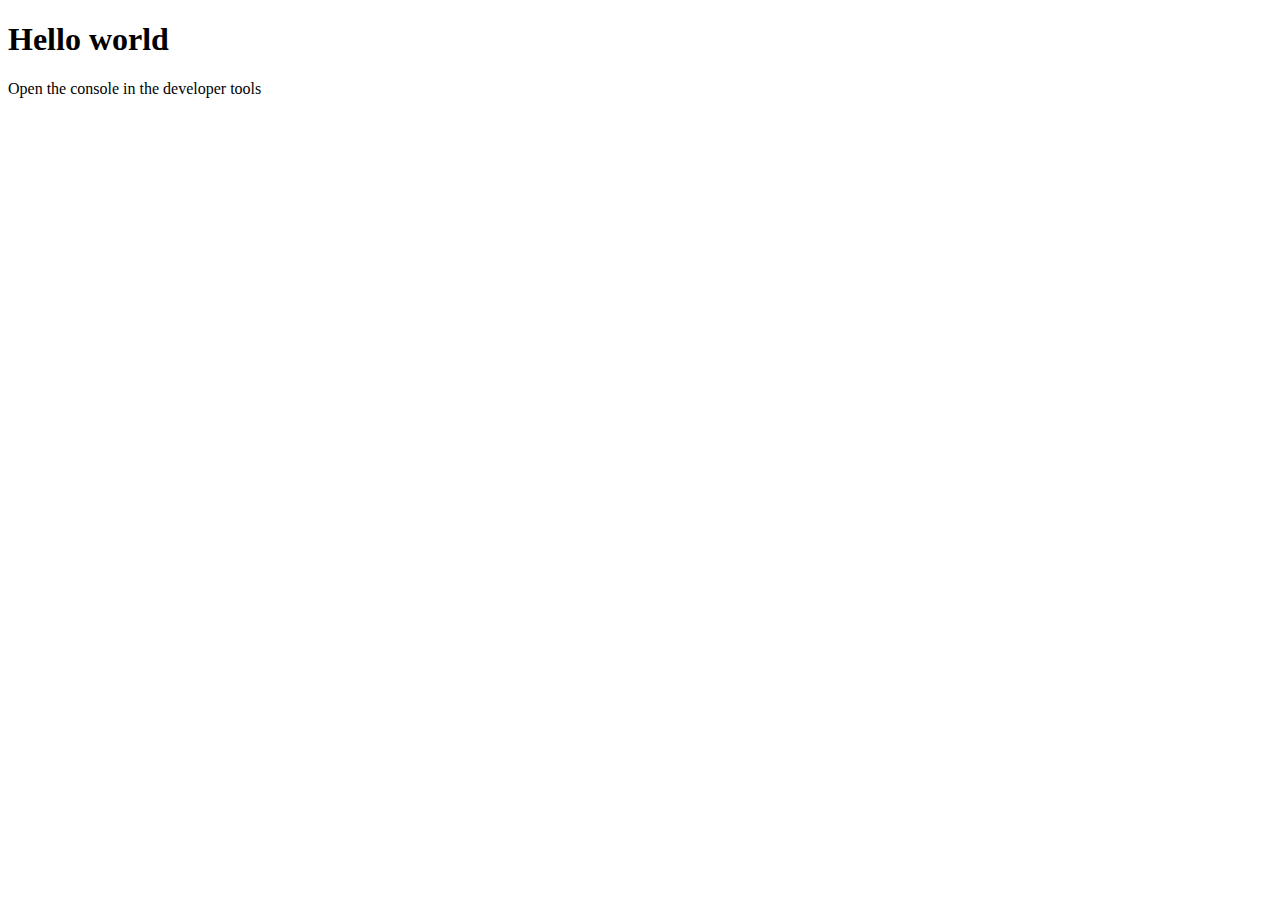
<file: 01-dom/demos/0-hello-world-inline/index.html>
<!DOCTYPE html>
<html lang="en">

<head>
    <meta charset="UTF-8">
    <meta http-equiv="X-UA-Compatible" content="IE=edge">
    <meta name="viewport" content="width=device-width, initial-scale=1.0">
    <title>DOM: Hello world</title>
</head>

<body>
    <h1>Hello world</h1>
    <p>
        Open the console in the developer tools
    </p>
    <script>
        // This is an inline script, it's NOT recommended to use inline scripts
        console.log("👋 Hello from the inline script!");        
    </script>
</body>

</html>
</file>
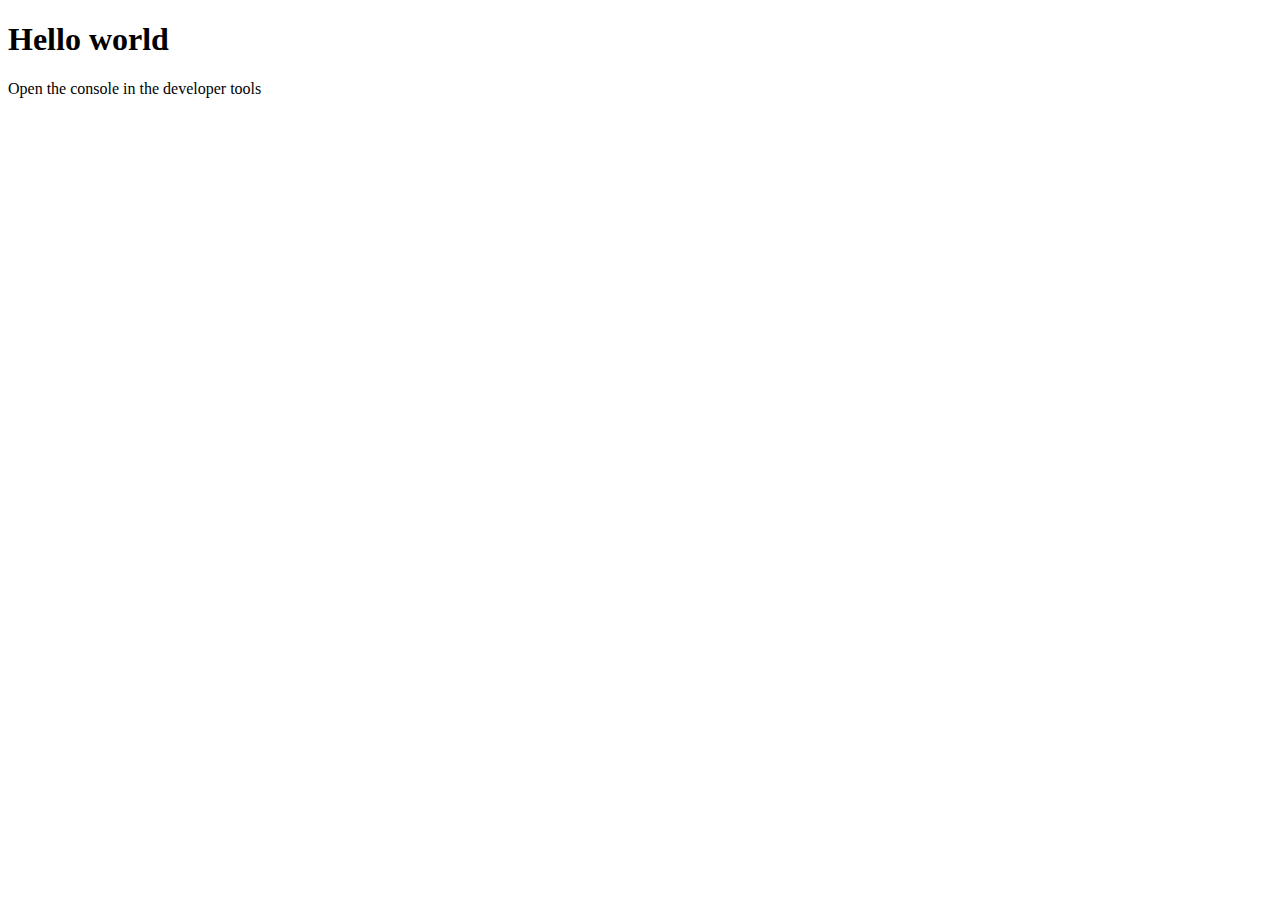
<file: 01-dom/demos/1-hello-world-external/index.html>
<!DOCTYPE html>
<html lang="en">

<head>
    <meta charset="UTF-8">
    <meta http-equiv="X-UA-Compatible" content="IE=edge">
    <meta name="viewport" content="width=device-width, initial-scale=1.0">
    <title>DOM: Hello world</title>
</head>

<body>
    <h1>Hello world</h1>
    <p>
        Open the console in the developer tools
    </p>
    <script src="./js/script.js"></script> <!-- This is an external script, it's recommended to use external scripts -->
</body>

</html>
</file>
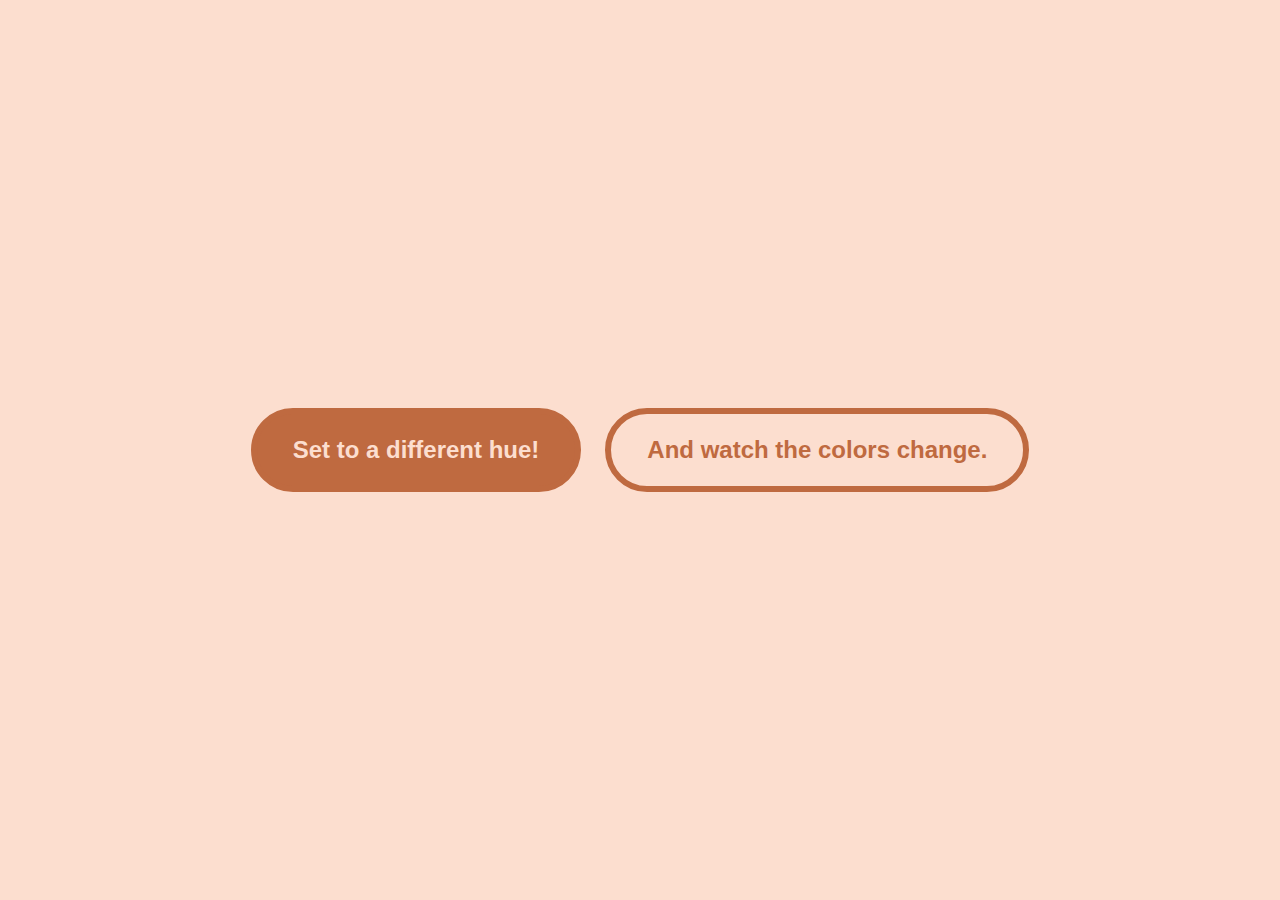
<file: 01-dom/demos/10-dom-custom-properties/index.html>
<!DOCTYPE html>
<html lang="en">

<head>
    <meta charset="UTF-8">
    <meta http-equiv="X-UA-Compatible" content="IE=edge">
    <meta name="viewport" content="width=device-width, initial-scale=1.0">
    <title>Document</title>
    <link rel="stylesheet" href="css/reset.css">
    <link rel="stylesheet" href="css/style.css">
</head>

<body>
    <h1>
        Set to a different hue!
    </h1>
    <p>
        And watch the colors change.
    </p>
    <script src="js/script.js"></script>
</body>

</html>
</file>
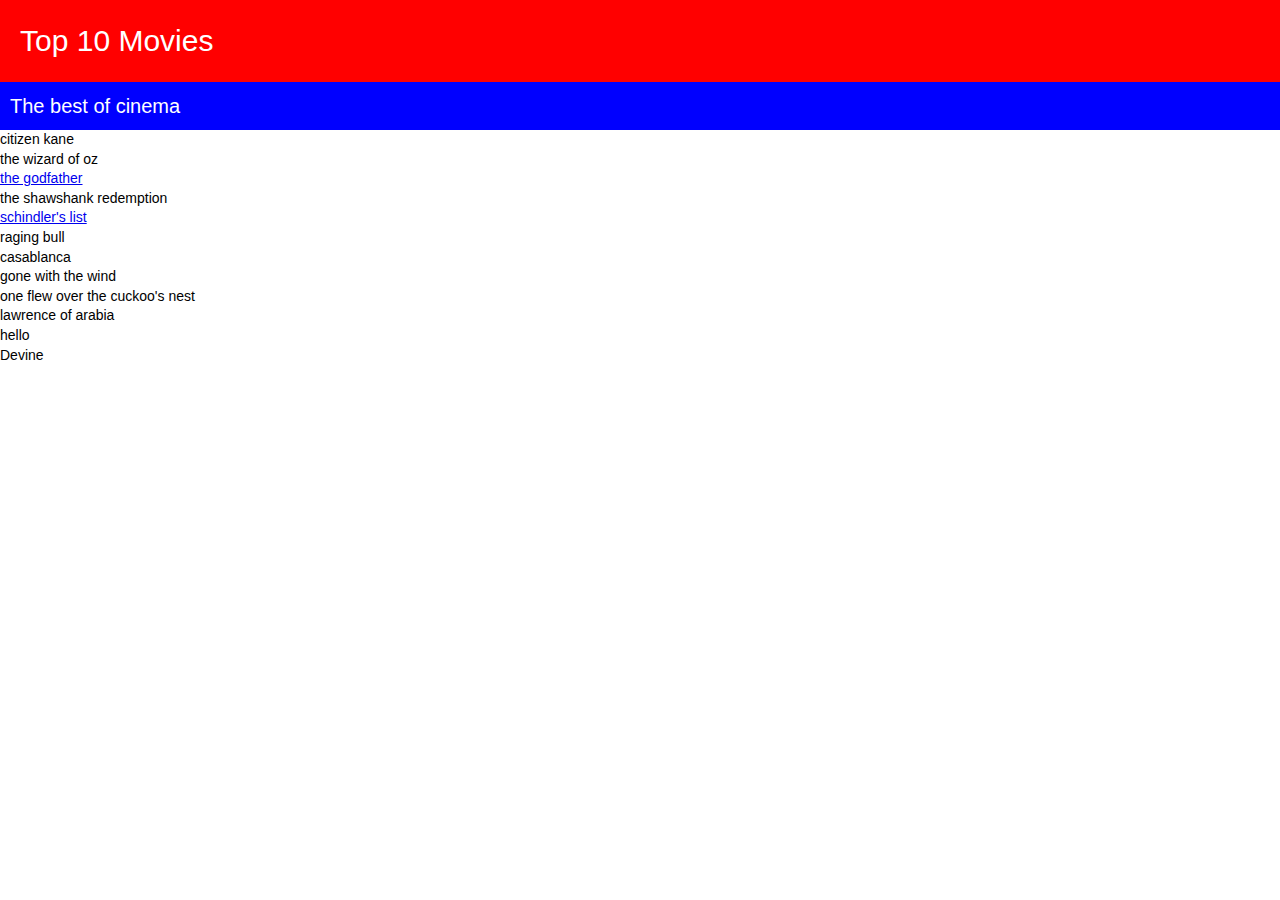
<file: 01-dom/demos/11-dom-create-a-new-element/index.html>
<!DOCTYPE html>
<html lang="en">

<head>
  <meta charset="UTF-8">
  <meta http-equiv="X-UA-Compatible" content="IE=edge">
  <meta name="viewport" content="width=device-width, initial-scale=1.0">
  <link rel="stylesheet" href="css/reset.css">
  <link rel="stylesheet" href="css/style.css">
  <title>DOM: new elements</title>
</head>

<body>
  <header class="header">
    <h1 class="header__title">Top 10 Movies</h1>
  </header>
  <ol class="movies">
    <li class="movie__title">citizen kane</li>
    <li class="movie__title">the wizard of oz</li>
    <li class="movie__title"><a href="godfather.html">the godfather</a></li>
    <li class="movie__title">the shawshank redemption</li>
    <li class="movie__title"><a href="schindler.html">schindler's list</a></li>
    <li class="movie__title special">raging bull</li>
    <li class="movie__title">casablanca</li>
    <li class="movie__title">gone with the wind</li>
    <li class="movie__title">one flew over the cuckoo's nest</li>
    <li class="movie__title">lawrence of arabia</li>
  </ol>
  <ul class="devine">
    <li>hello</li>
    <li>Devine</li>
  </ul>
  <script src="js/script.js"></script>
</body>

</html>
</file>
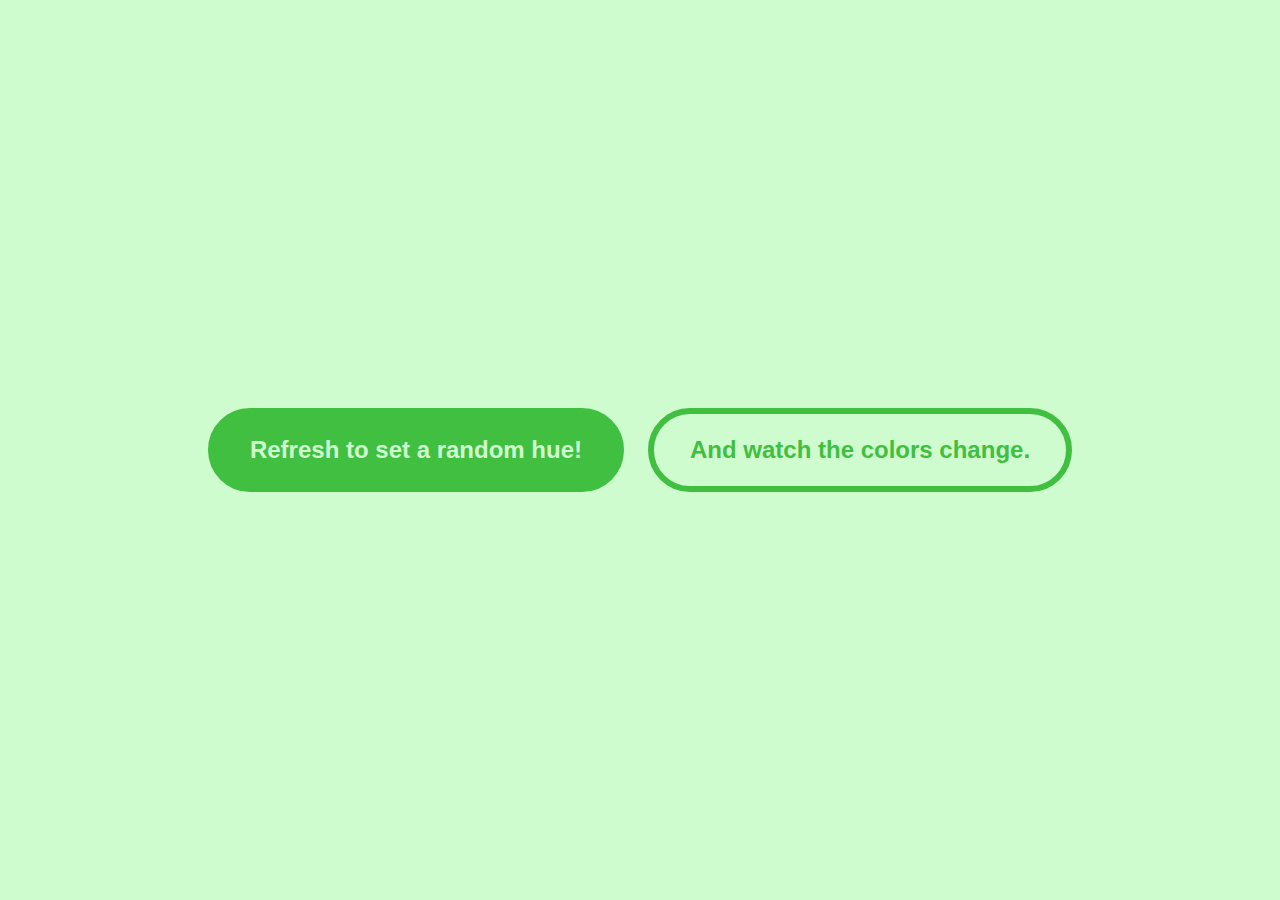
<file: 01-dom/demos/12-dom-random/index.html>
<!DOCTYPE html>
<html lang="en">

<head>
    <meta charset="UTF-8">
    <meta http-equiv="X-UA-Compatible" content="IE=edge">
    <meta name="viewport" content="width=device-width, initial-scale=1.0">
    <title>Document</title>
    <link rel="stylesheet" href="css/reset.css">
    <link rel="stylesheet" href="css/style.css">
</head>

<body>
    <h1>
        Refresh to set a random hue!
    </h1>
    <p>
        And watch the colors change.
    </p>
    <script src="js/script.js"></script>
</body>

</html>
</file>
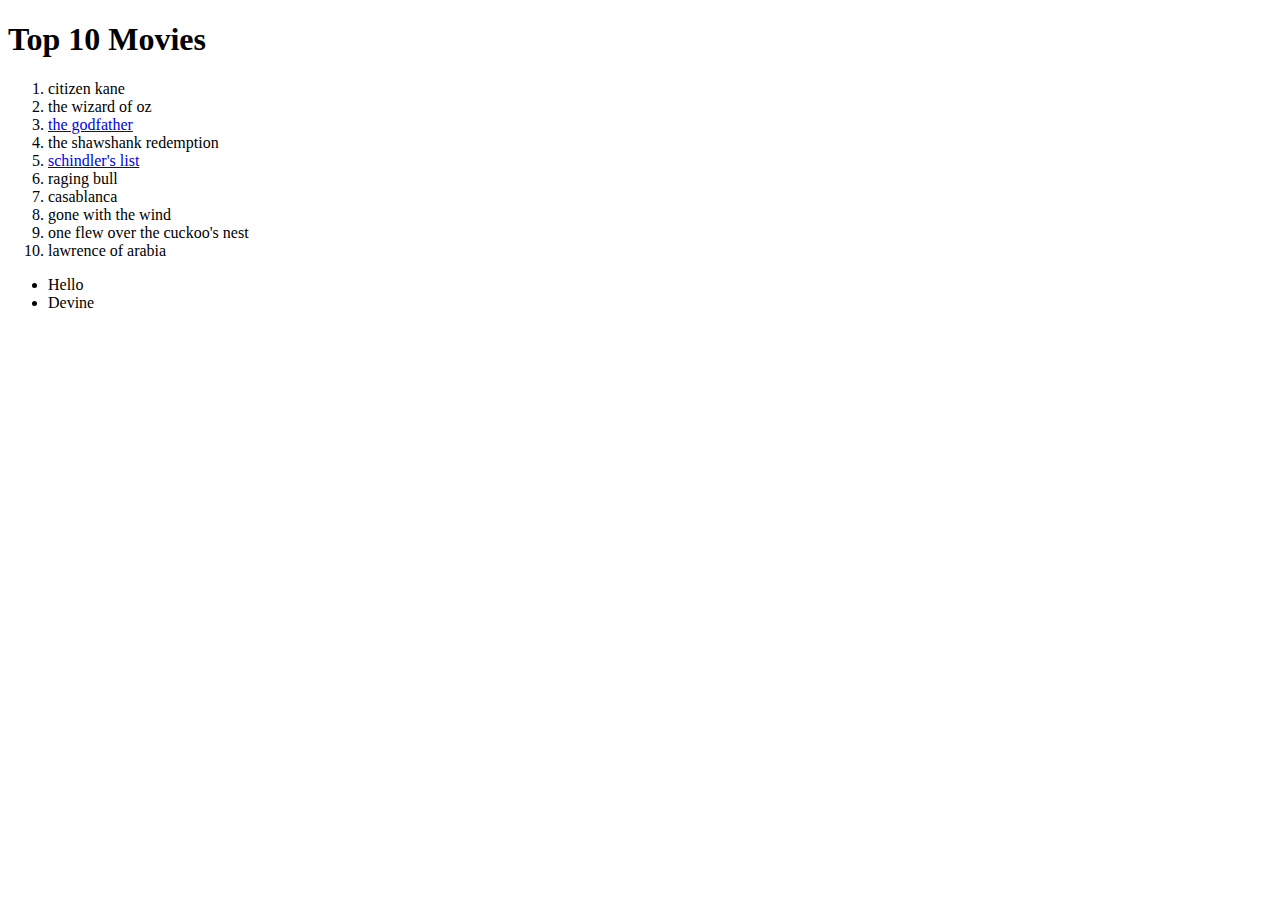
<file: 01-dom/demos/3-dom-queryselector/index.html>
<!DOCTYPE html>
<html lang="en">

<head>
  <meta charset="UTF-8">
  <meta http-equiv="X-UA-Compatible" content="IE=edge">
  <meta name="viewport" content="width=device-width, initial-scale=1.0">
  <title>DOM: Queryselector</title>
</head>

<body>
  <h1 class="title">Top 10 Movies</h1>
  <ol class="movies">
    <li class="movie__title">citizen kane</li>
    <li class="movie__title">the wizard of oz</li>
    <li class="movie__title"><a href="godfather.html">the godfather</a></li>
    <li class="movie__title">the shawshank redemption</li>
    <li class="movie__title"><a href="schindler.html">schindler's list</a></li>
    <li class="movie__title special">raging bull</li>
    <li class="movie__title">casablanca</li>
    <li class="movie__title">gone with the wind</li>
    <li class="movie__title">one flew over the cuckoo's nest</li>
    <li class="movie__title">lawrence of arabia</li>
  </ol>
  <ul class="devine">
    <li>Hello</li>
    <li>Devine</li>
  </ul>
  <script src="js/script.js"></script>

</body>

</html>
</file>
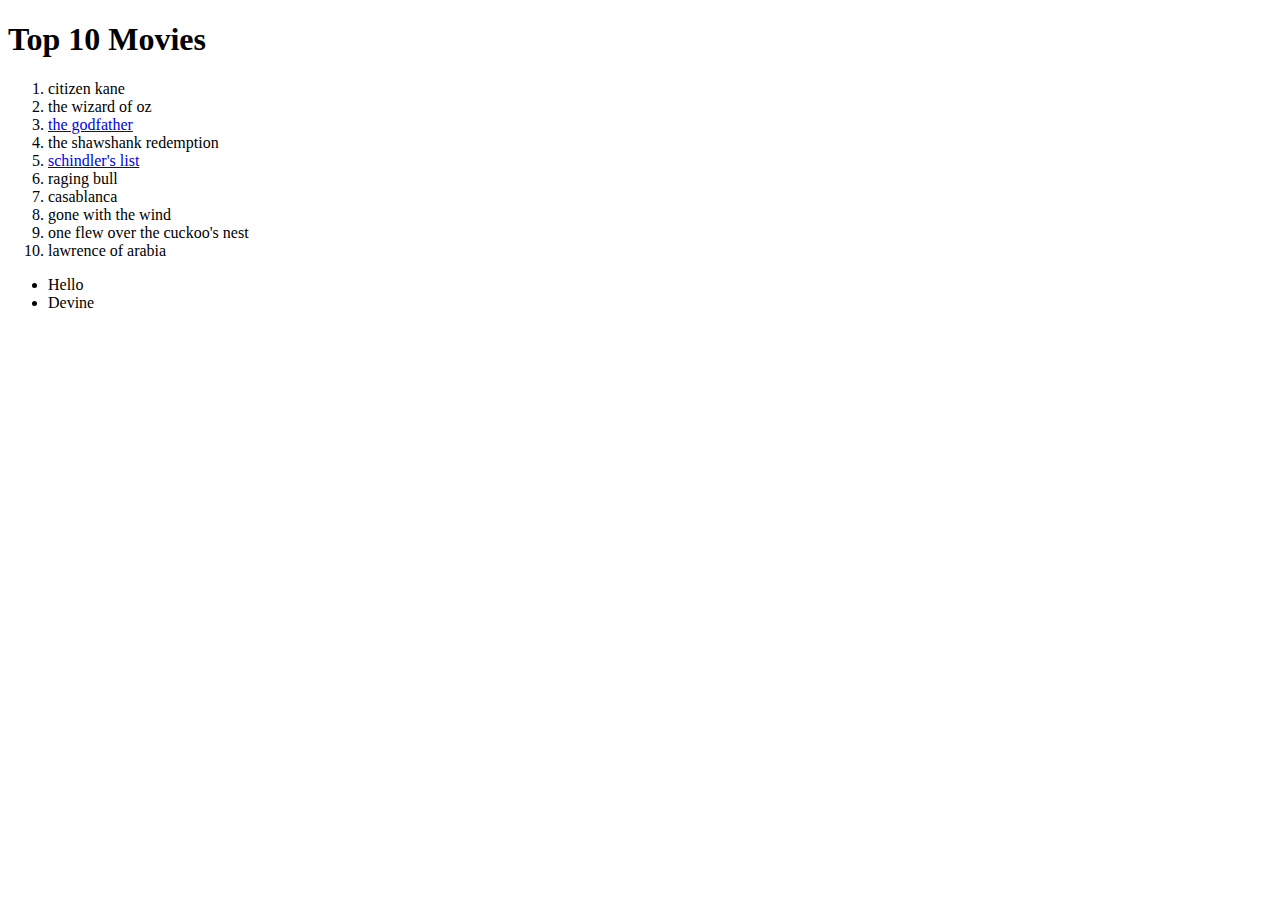
<file: 01-dom/demos/4-dom-queryselectorall/index.html>
<!DOCTYPE html>
<html lang="en">

<head>
  <meta charset="UTF-8">
  <meta http-equiv="X-UA-Compatible" content="IE=edge">
  <meta name="viewport" content="width=device-width, initial-scale=1.0">
  <title>DOM: QueryselectorAll</title>
</head>

<body>
  <h1 class="title">Top 10 Movies</h1>
  <ol class="movies">
    <li class="movie__title">citizen kane</li>
    <li class="movie__title">the wizard of oz</li>
    <li class="movie__title"><a href="godfather.html">the godfather</a></li>
    <li class="movie__title">the shawshank redemption</li>
    <li class="movie__title"><a href="schindler.html">schindler's list</a></li>
    <li class="movie__title special">raging bull</li>
    <li class="movie__title">casablanca</li>
    <li class="movie__title">gone with the wind</li>
    <li class="movie__title">one flew over the cuckoo's nest</li>
    <li class="movie__title">lawrence of arabia</li>
  </ol>
  <ul class="devine">
    <li>Hello</li>
    <li>Devine</li>
  </ul>
  <script src="js/script.js"></script>
</body>

</html>
</file>
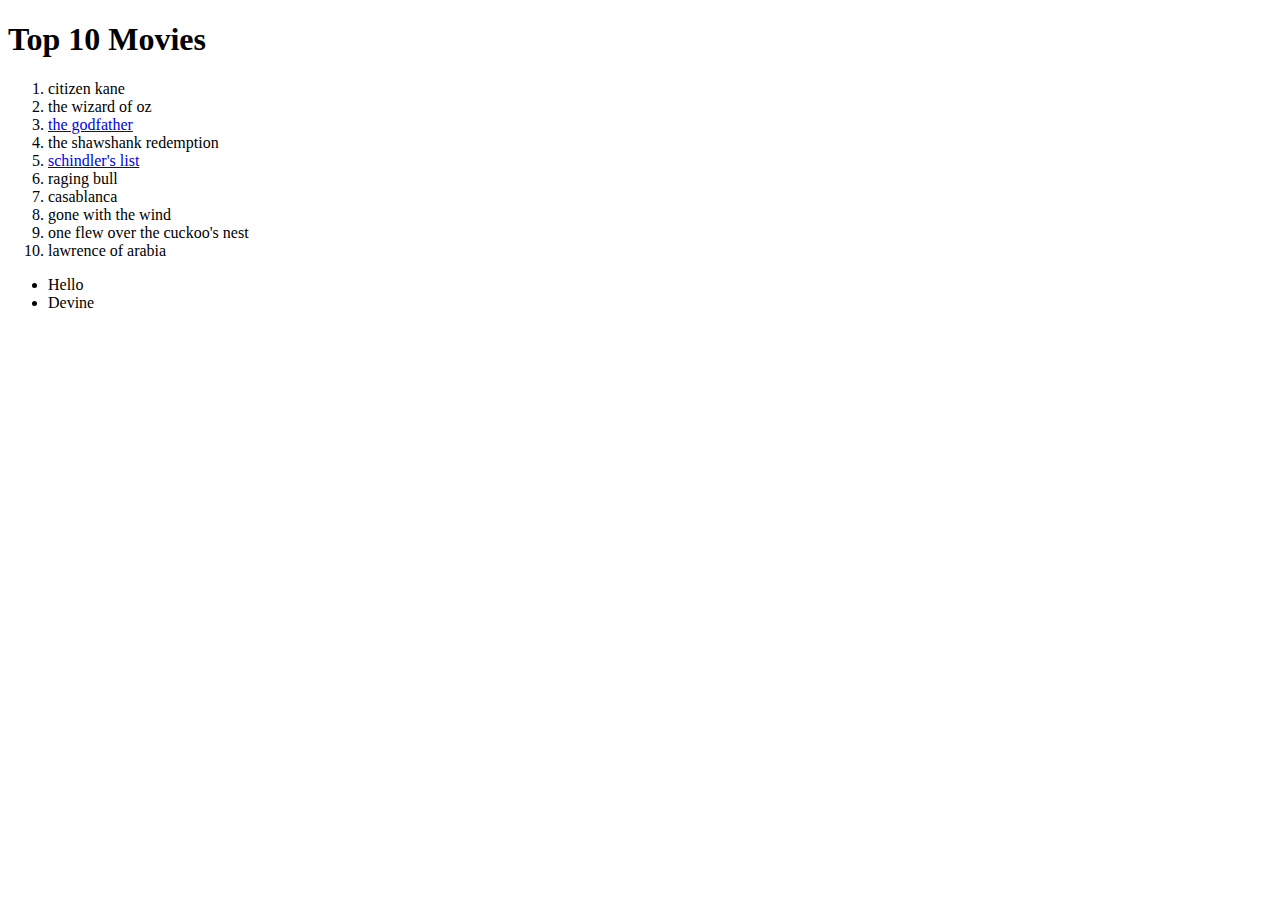
<file: 01-dom/demos/5-dom-children-and-siblings/index.html>
<!DOCTYPE html>
<html lang="en">

<head>
  <meta charset="UTF-8">
  <meta http-equiv="X-UA-Compatible" content="IE=edge">
  <meta name="viewport" content="width=device-width, initial-scale=1.0">
  <title>DOM: Children & Siblings</title>
</head>

<body>
  <h1 class="title">Top 10 Movies</h1>
  <ol class="movies">
    <li class="movie__title">citizen kane</li>
    <li class="movie__title">the wizard of oz</li>
    <li class="movie__title"><a href="godfather.html">the godfather</a></li>
    <li class="movie__title">the shawshank redemption</li>
    <li class="movie__title"><a href="schindler.html">schindler's list</a></li>
    <li class="movie__title special">raging bull</li>
    <li class="movie__title">casablanca</li>
    <li class="movie__title">gone with the wind</li>
    <li class="movie__title">one flew over the cuckoo's nest</li>
    <li class="movie__title">lawrence of arabia</li>
  </ol>
  <ul class="devine">
    <li>Hello</li>
    <li>Devine</li>
  </ul>
  <script src="js/script.js"></script>
</body>

</html>
</file>
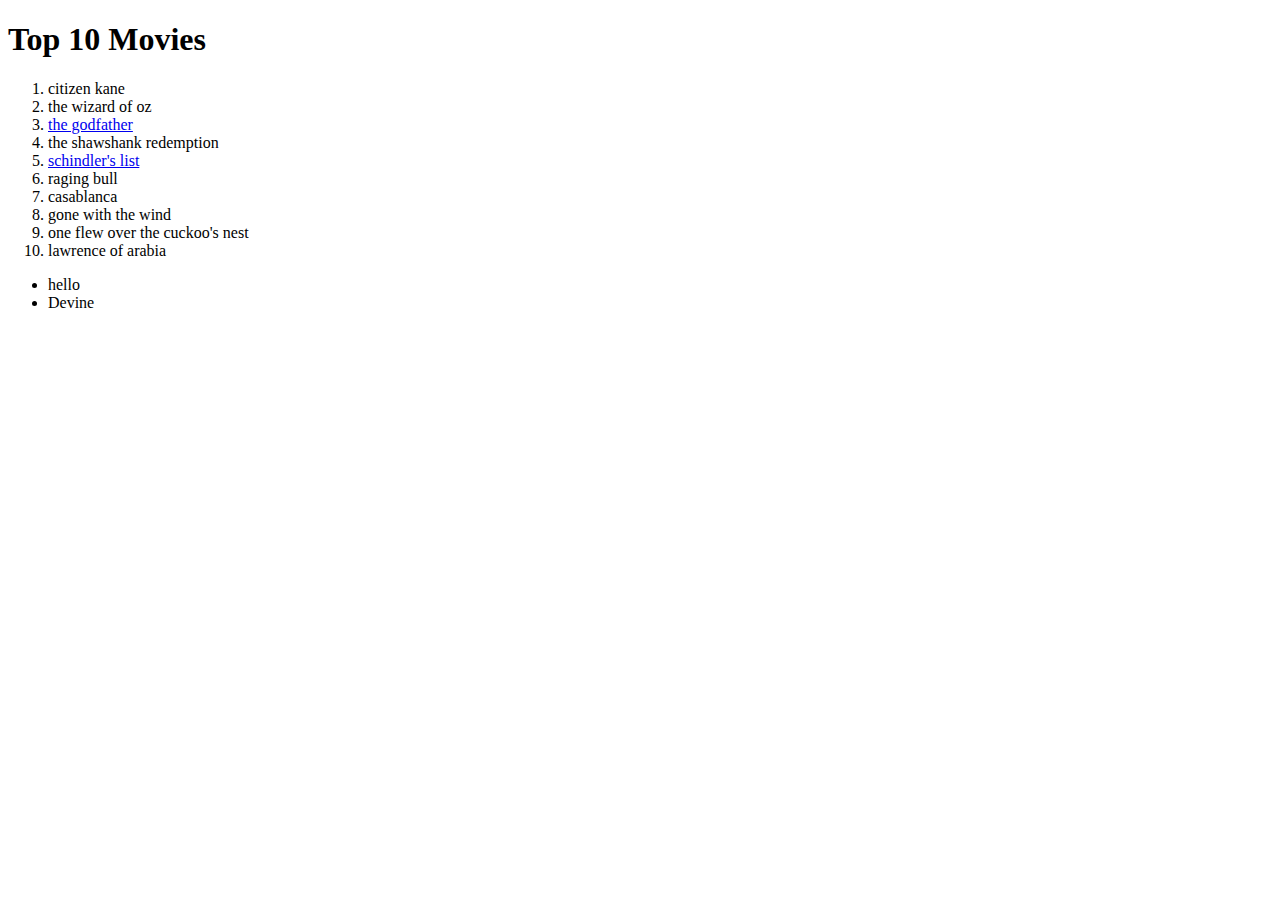
<file: 01-dom/demos/6-dom-textcontent-and-innerhtml/index.html>
<!DOCTYPE html>
<html lang="en">

<head>
  <meta charset="UTF-8">
  <meta http-equiv="X-UA-Compatible" content="IE=edge">
  <meta name="viewport" content="width=device-width, initial-scale=1.0">
  <title>DOM: Textcontent & innerhtml</title>
</head>

<body>
  <h1 class="title">Top 10 Movies</h1>
  <ol class="movies">
    <li class="movie__title">citizen kane</li>
    <li class="movie__title">the wizard of oz</li>
    <li class="movie__title"><a href="godfather.html">the godfather</a></li>
    <li class="movie__title">the shawshank redemption</li>
    <li class="movie__title"><a href="schindler.html">schindler's list</a></li>
    <li class="movie__title special">raging bull</li>
    <li class="movie__title">casablanca</li>
    <li class="movie__title">gone with the wind</li>
    <li class="movie__title">one flew over the cuckoo's nest</li>
    <li class="movie__title">lawrence of arabia</li>
  </ol>
  <ul class="devine">
    <li>hello</li>
    <li>Devine</li>
  </ul>
  <script src="js/script.js"></script>
</body>

</html>
</file>
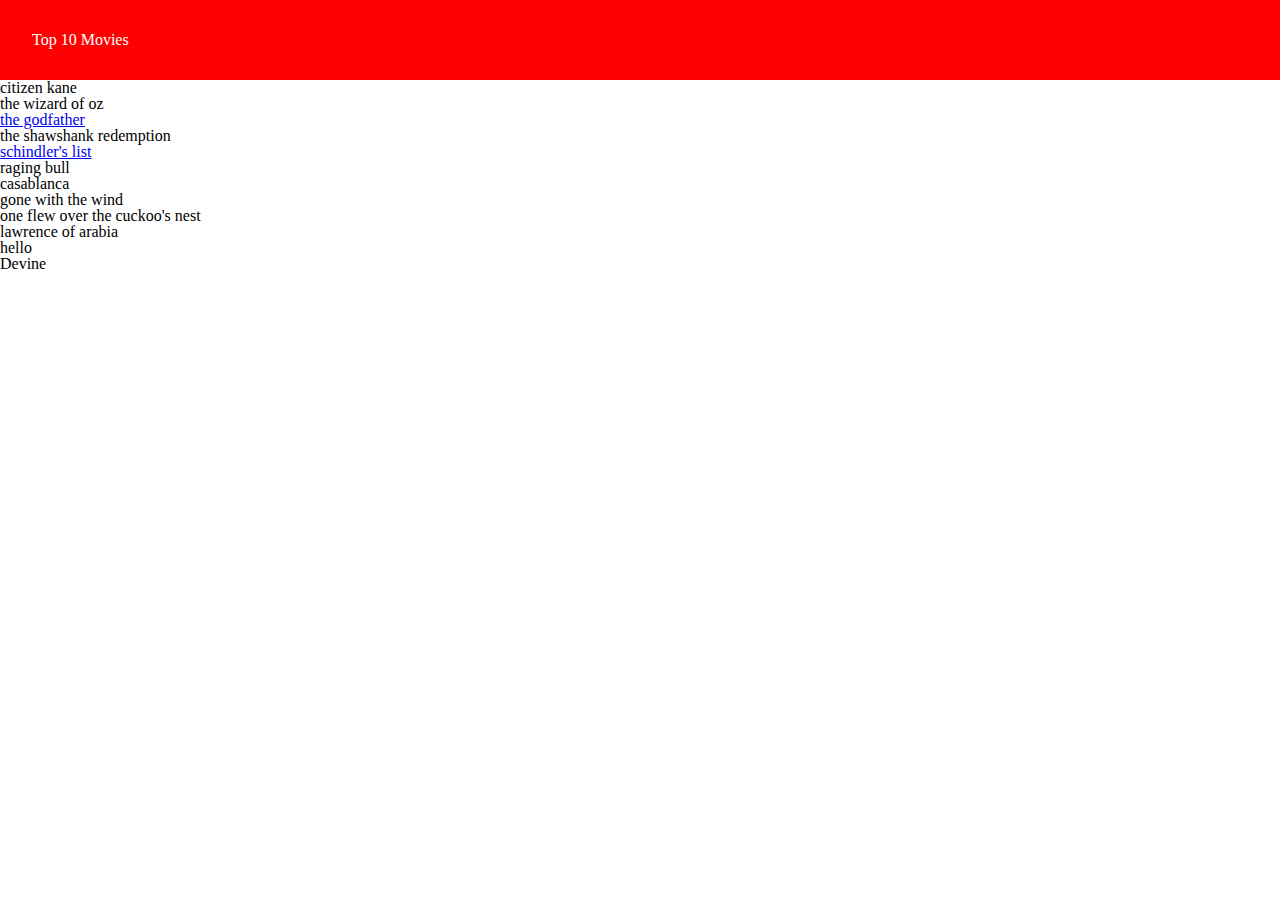
<file: 01-dom/demos/8-dom-style/index.html>
<!DOCTYPE html>
<html lang="en">

<head>
  <meta charset="UTF-8">
  <meta http-equiv="X-UA-Compatible" content="IE=edge">
  <meta name="viewport" content="width=device-width, initial-scale=1.0">
  <link rel="stylesheet" href="css/reset.css">
  <link rel="stylesheet" href="css/style.css">
  <title>DOM: style</title>
</head>

<body>
  <h1 class="title">Top 10 Movies</h1>
  <ol class="movies">
    <li class="movie__title">citizen kane</li>
    <li class="movie__title">the wizard of oz</li>
    <li class="movie__title"><a href="godfather.html">the godfather</a></li>
    <li class="movie__title">the shawshank redemption</li>
    <li class="movie__title"><a href="schindler.html">schindler's list</a></li>
    <li class="movie__title special">raging bull</li>
    <li class="movie__title">casablanca</li>
    <li class="movie__title">gone with the wind</li>
    <li class="movie__title">one flew over the cuckoo's nest</li>
    <li class="movie__title">lawrence of arabia</li>
  </ol>
  <ul class="devine">
    <li>hello</li>
    <li>Devine</li>
  </ul>
  <script src="js/script.js"></script>
</body>

</html>
</file>
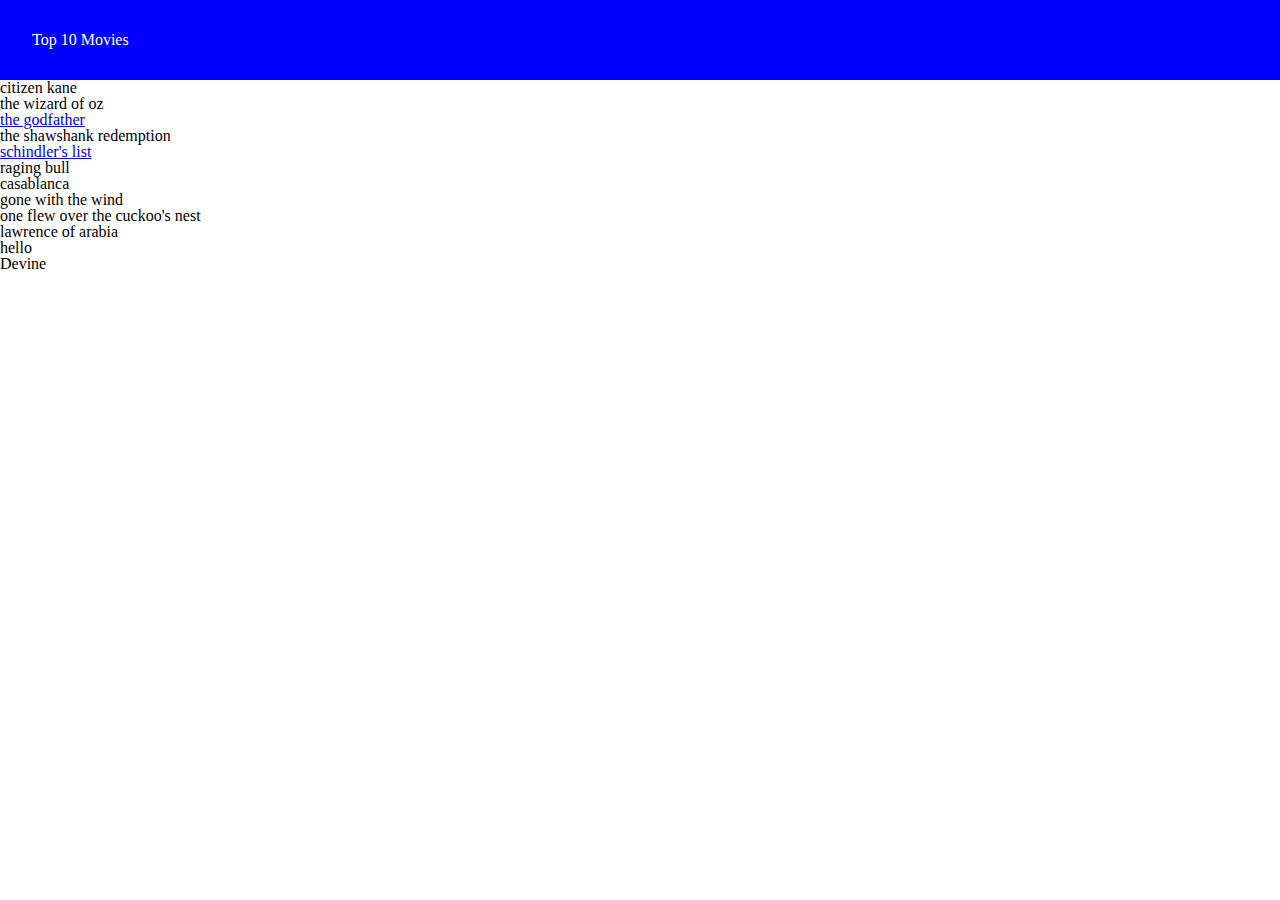
<file: 01-dom/demos/9-dom-classlist/index.html>
<!DOCTYPE html>
<html lang="en">

<head>
  <meta charset="UTF-8">
  <meta http-equiv="X-UA-Compatible" content="IE=edge">
  <meta name="viewport" content="width=device-width, initial-scale=1.0">
  <link rel="stylesheet" href="css/reset.css">
  <link rel="stylesheet" href="css/style.css">
  <title>DOM: classList</title>
</head>

<body>
  <h1 class="title">Top 10 Movies</h1>
  <ol class="movies">
    <li class="movie__title">citizen kane</li>
    <li class="movie__title">the wizard of oz</li>
    <li class="movie__title"><a href="godfather.html">the godfather</a></li>
    <li class="movie__title">the shawshank redemption</li>
    <li class="movie__title"><a href="schindler.html">schindler's list</a></li>
    <li class="movie__title special">raging bull</li>
    <li class="movie__title">casablanca</li>
    <li class="movie__title">gone with the wind</li>
    <li class="movie__title">one flew over the cuckoo's nest</li>
    <li class="movie__title">lawrence of arabia</li>
  </ol>
  <ul class="devine">
    <li>hello</li>
    <li>Devine</li>
  </ul>
  <script src="js/script.js"></script>
</body>

</html>
</file>
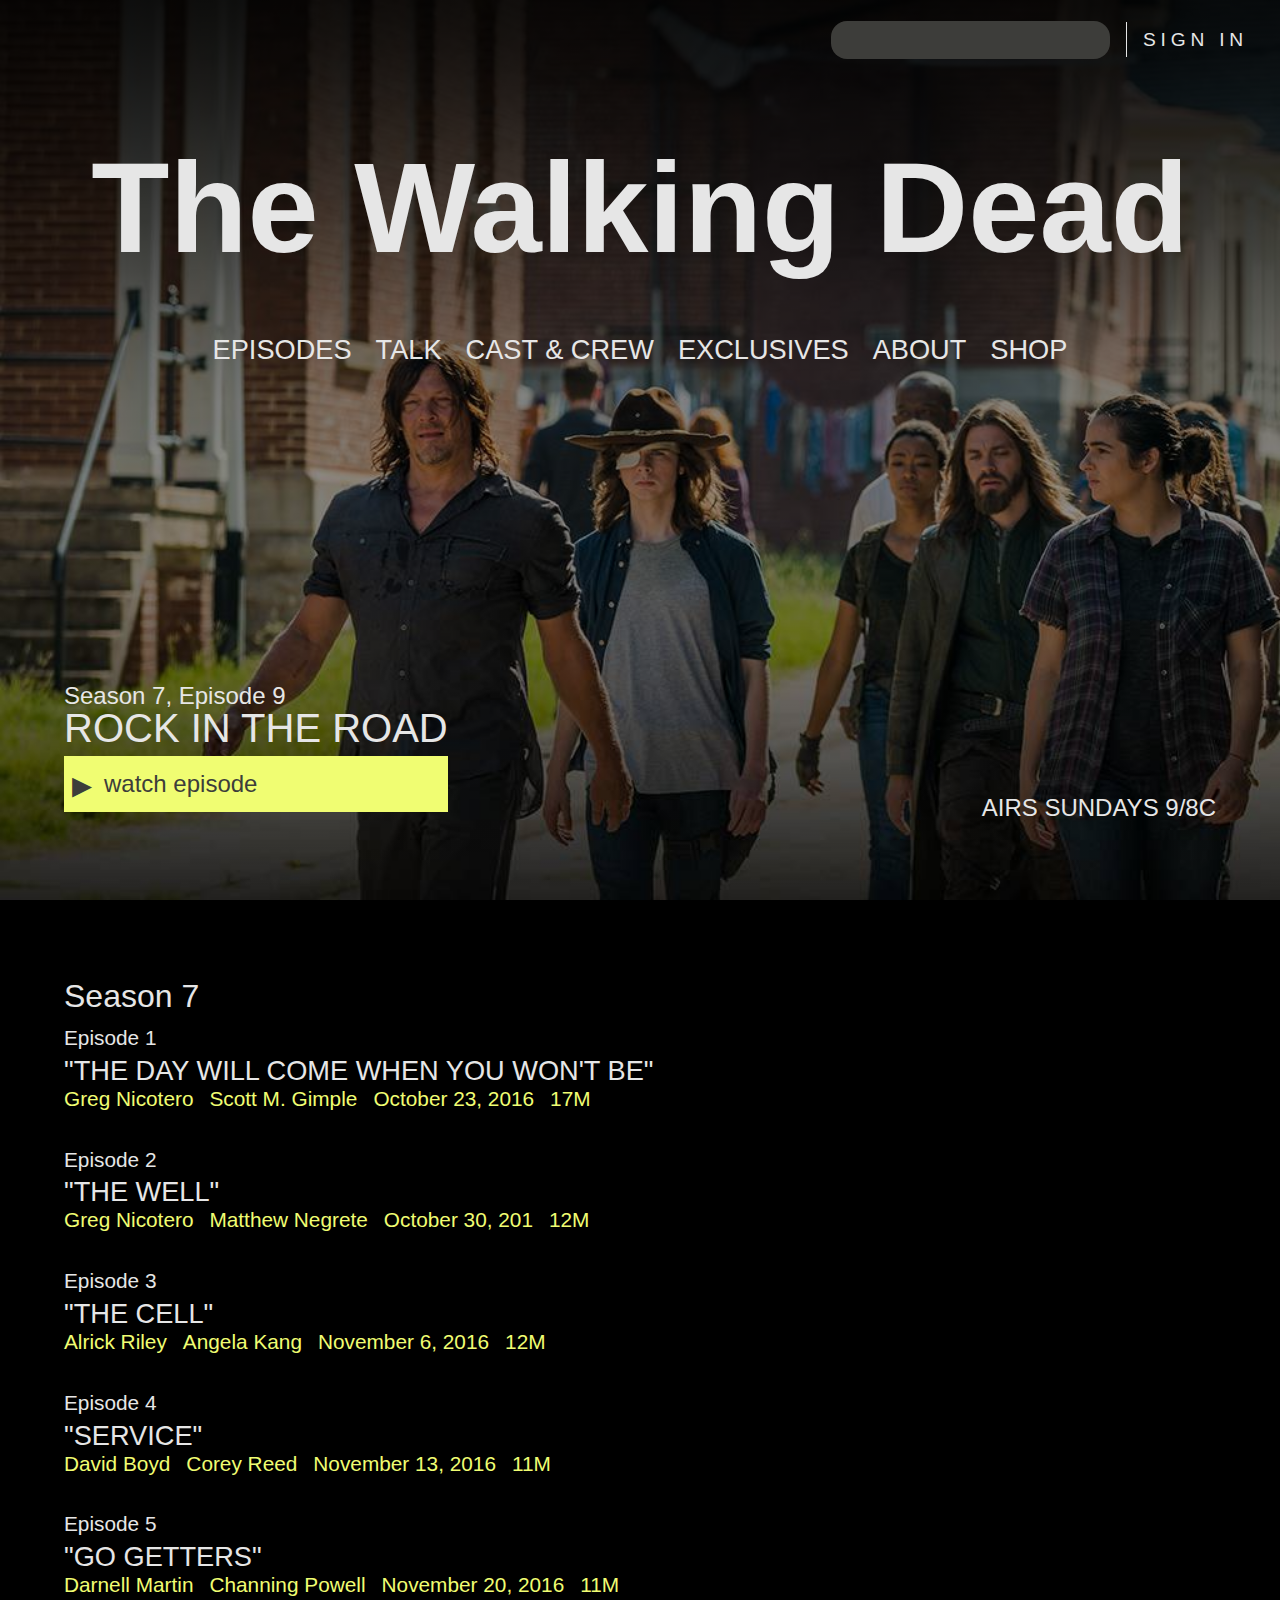
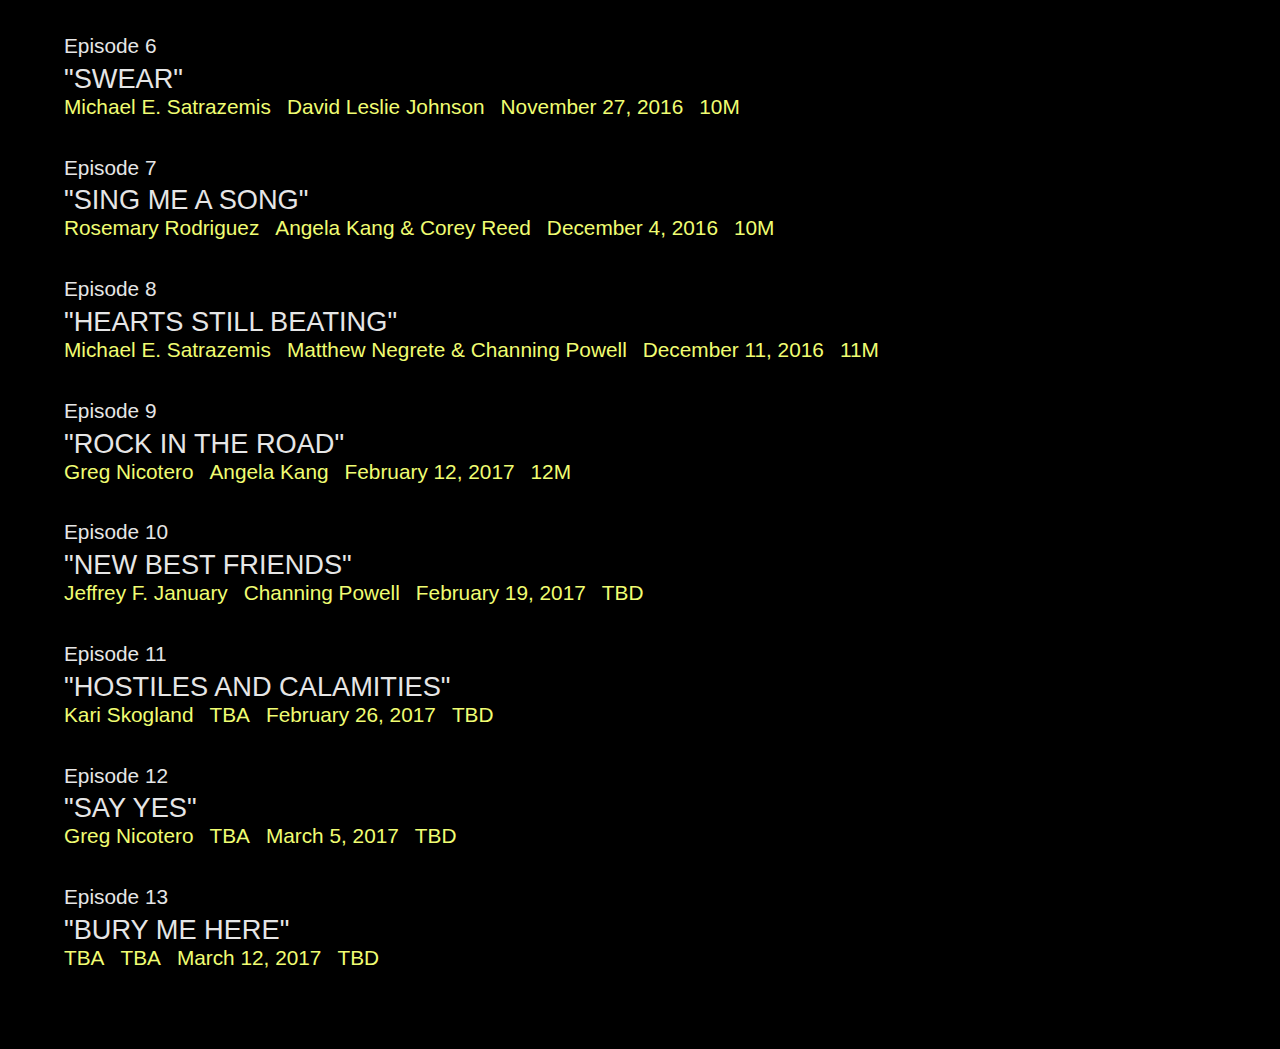
<file: 01-dom/exercises/01-select/index.html>
<!DOCTYPE html>
<html lang="nl">

<head>
  <meta charset="UTF-8">
  <title>Select</title>
  <link rel="stylesheet" type="text/css" href="css/reset.css">
  <link rel="stylesheet" type="text/css" href="css/style.css">
</head>

<body>
  <header>
    <div class="top-bar">
      <form action="index.html">
        <input type="search" id="search" name="search" />
      </form>
      <a class="signin" href="">SIGN IN</a>
    </div>
    <h1>The Walking Dead</h1>
    <nav>
      <ul class="nav-list">
        <li class="nav-item"><a class="nav-link">EPISODES</a></li>
        <li class="nav-item"><a class="nav-link">TALK</a></li>
        <li class="nav-item"><a class="nav-link">CAST &amp; CREW</a></li>
        <li class="nav-item"><a class="nav-link">EXCLUSIVES</a></li>
        <li class="nav-item"><a class="nav-link">ABOUT</a></li>
        <li class="nav-item"><a class="nav-link">SHOP</a></li>
      </ul>
    </nav>
    <section class="episode-short">
      <div>
        <p class="episode">Season 7, Episode 9</p>
        <h2 class="subtitle">ROCK IN THE ROAD</h2>
        <a href="" class="button">watch episode</a>
      </div>
      <p>AIRS SUNDAYS 9/8C</p>
    </section>
  </header>
  <main>
    <section>
      <h2 class="season-title">Season 7</h2>
      <ul class="episode-list">
        <li class="episode__item">
          <span class="episode__number">Episode 1</span>
          <span class="episode__title">"The Day Will Come When You Won't Be"</span>
          <div class="episode__meta">
            <span class="episode__director">Greg Nicotero</span>
            <span class="episode__writer">Scott M. Gimple</span>
            <span class="episode__air">October 23, 2016</span>
            <span class="episode__viewers">17M</span>
          </div>
        </li>

        <li class="episode__item">
          <span class="episode__number">Episode 2</span>
          <span class="episode__title">"The Well"</span>
          <div class="episode__meta">
            <span class="episode__director">Greg Nicotero</span>
            <span class="episode__writer">Matthew Negrete</span>
            <span class="episode__air">October 30, 201</span>
            <span class="episode__viewers">12M</span>
          </div>
        </li>

        <li class="episode__item">
          <span class="episode__number">Episode 3</span>
          <span class="episode__title">"The Cell"</span>
          <div class="episode__meta">
            <span class="episode__director">Alrick Riley</span>
            <span class="episode__writer">Angela Kang</span>
            <span class="episode__air">November 6, 2016</span>
            <span class="episode__viewers">12M</span>
          </div>
        </li>

        <li class="episode__item">
          <span class="episode__number">Episode 4</span>
          <span class="episode__title">"Service"</span>
          <div class="episode__meta">
            <span class="episode__director">David Boyd</span>
            <span class="episode__writer">Corey Reed</span>
            <span class="episode__air">November 13, 2016</span>
            <span class="episode__viewers">11M</span>
          </div>
        </li>

        <li class="episode__item">
          <span class="episode__number">Episode 5</span>
          <span class="episode__title">"Go Getters"</span>
          <div class="episode__meta">
            <span class="episode__director">Darnell Martin</span>
            <span class="episode__writer">Channing Powell</span>
            <span class="episode__air">November 20, 2016</span>
            <span class="episode__viewers">11M</span>
          </div>
        </li>

        <li class="episode__item">
          <span class="episode__number">Episode 6</span>
          <span class="episode__title">"Swear"</span>
          <div class="episode__meta">
            <span class="episode__director">Michael E. Satrazemis</span>
            <span class="episode__writer">David Leslie Johnson</span>
            <span class="episode__air">November 27, 2016</span>
            <span class="episode__viewers">10M</span>
          </div>
        </li>

        <li class="episode__item">
          <span class="episode__number">Episode 7</span>
          <span class="episode__title">"Sing Me a Song"</span>
          <div class="episode__meta">
            <span class="episode__director">Rosemary Rodriguez</span>
            <span class="episode__writer">Angela Kang &amp; Corey Reed</span>
            <span class="episode__air">December 4, 2016</span>
            <span class="episode__viewers">10M</span>
          </div>
        </li>

        <li class="episode__item">
          <span class="episode__number">Episode 8</span>
          <span class="episode__title">"Hearts Still Beating"</span>
          <div class="episode__meta">
            <span class="episode__director">Michael E. Satrazemis</span>
            <span class="episode__writer">Matthew Negrete &amp; Channing Powell</span>
            <span class="episode__air">December 11, 2016</span>
            <span class="episode__viewers">11M</span>
          </div>
        </li>

        <li class="episode__item">
          <span class="episode__number">Episode 9</span>
          <span class="episode__title">"Rock in the Road"</span>
          <div class="episode__meta">
            <span class="episode__director">Greg Nicotero</span>
            <span class="episode__writer">Angela Kang</span>
            <span class="episode__air">February 12, 2017</span>
            <span class="episode__viewers">12M</span>
          </div>
        </li>

        <li class="episode__item">
          <span class="episode__number">Episode 10</span>
          <span class="episode__title">"New Best Friends"</span>
          <div class="episode__meta">
            <span class="episode__director">Jeffrey F. January</span>
            <span class="episode__writer">Channing Powell</span>
            <span class="episode__air">February 19, 2017</span>
            <span class="episode__viewers">TBD</span>
          </div>
        </li>

        <li class="episode__item">
          <span class="episode__number">Episode 11</span>
          <span class="episode__title">"Hostiles and Calamities"</span>
          <div class="episode__meta">
            <span class="episode__director">Kari Skogland</span>
            <span class="episode__writer">TBA</span>
            <span class="episode__air">February 26, 2017</span>
            <span class="episode__viewers">TBD</span>
          </div>
        </li>

        <li class="episode__item">
          <span class="episode__number">Episode 12</span>
          <span class="episode__title">"Say Yes"</span>
          <div class="episode__meta">
            <span class="episode__director">Greg Nicotero</span>
            <span class="episode__writer">TBA</span>
            <span class="episode__air">March 5, 2017</span>
            <span class="episode__viewers">TBD</span>
          </div>
        </li>

        <li class="episode__item">
          <span class="episode__number">Episode 13</span>
          <span class="episode__title">"Bury Me Here"</span>
          <div class="episode__meta">
            <span class="episode__director">TBA</span>
            <span class="episode__writer">TBA</span>
            <span class="episode__air">March 12, 2017</span>
            <span class="episode__viewers">TBD</span>
          </div>
        </li>
      </ul>
    </section>
  </main>
  <script src="js/script.js"></script>
  <!-- <script src="js/script-final.js"></script> -->
</body>

</html>
</file>
<file: 01-dom/demos/10-dom-custom-properties/css/style.css>
:root {
    --hue: 0;
    --color1: hsl(var(--hue) 90% 90%);
    --color2: hsl(var(--hue) 50% 50%);
}

* {
    box-sizing: border-box;
}

body {
    min-height: 100vh;
    display: flex;
    gap: 1em;
    justify-content: center;
    align-items: center;
    background-color: var(--color1);
    color: var(--color2);
    font-size: 150%;
    font-family: sans-serif;
    font-weight: bold;
    padding: 1em;
}

h1,
p {
    padding: 1em 1.5em;
    border-radius: 9999rem;
    border: .25em solid var(--color2);
}

h1 {
    color: var(--color1);
    background-color: var(--color2);
}
</file>
<file: 01-dom/demos/11-dom-create-a-new-element/css/style.css>
*{
  box-sizing: border-box;
  
}
html{
  font-size: 62.5%;
  box-sizing: inherit;
}

body{
  font-family: "Arial", sans-serif;
  font-size: 1.4rem;
  line-height: 1.4;
}

.header__title{
  background-color: red;
  color: white;
  padding: 2rem;
  font-size: 3rem;
}

.header__subtitle{
  background-color: blue;
  padding: 1rem;
  color: white;
  font-size: 2rem;
}
</file>
<file: 01-dom/demos/12-dom-random/css/style.css>
:root {
    --hue: 0;
    --color1: hsl(var(--hue) 90% 90%);
    --color2: hsl(var(--hue) 50% 50%);
}

* {
    box-sizing: border-box;
}

body {
    min-height: 100vh;
    display: flex;
    gap: 1em;
    justify-content: center;
    align-items: center;
    background-color: var(--color1);
    color: var(--color2);
    font-size: 150%;
    font-family: sans-serif;
    font-weight: bold;
    padding: 1em;
}

h1,
p {
    padding: 1em 1.5em;
    border-radius: 9999rem;
    border: .25em solid var(--color2);
}

h1 {
    color: var(--color1);
    background-color: var(--color2);
}
</file>
<file: 01-dom/demos/8-dom-style/css/style.css>
*{
  box-sizing: border-box;
  
}
html{
  box-sizing: inherit;
}

.title{
  background-color: red;
  color: white;
  padding: 2rem;
}
</file>
<file: 01-dom/demos/9-dom-classlist/css/style.css>
*{
  box-sizing: border-box;
  
}
html{
  box-sizing: inherit;
}

.title{
  background-color: red;
  color: white;
  padding: 2rem;
}

.title--blue{
  background-color: blue;
}
</file>
<file: 01-dom/exercises/01-select/css/style.css>
:root {
  --color-primary: #f0fd72;
  --color-secundary: #e6e6e6;
  --color-black: black;
  --color-dark: #3d3d3a;
  --color-light: white;

  --background-color: var(--color-dark);

  --fs-0: 1.2rem;
  --fs-1: 1.3rem;
  --fs-2: 1.5rem;
  --fs-3: 1.7rem;
  --fs-4: 2rem;
  --fs-5: 2.5rem;
  --fs-6: 8rem;

  --sp-0: 0.3rem;
  --sp-1: 0.5rem;
  --sp-2: 0.75rem;
  --sp-3: 1rem;
  --sp-4: 1.3rem;
  --sp-5: 1.7rem;
  --sp-6: 2.5rem;
  --sp-7: 4rem;
  --sp-8: 5rem;
  --sp-9: 8rem;
}

html {
  box-sizing: border-box;
}

*, *:before, *:after {
  box-sizing: inherit;
}

body {
  font-family: sans-serif;
  background-color: var(--color-black);
}

.signin, .signin:visited {
  letter-spacing: var(--sp-0);
  padding: var(--sp-1) var(--sp-3);
  font-size: var(--fs-0);
  color: var(--color-secundary);
  text-decoration: none;
  border-left: 1px solid var(--color-secundary);
  margin: 0 var(--sp-3);
}

.top-bar {
  display: flex;
  align-items: center;
  justify-content: flex-end;
  width: 100%;
  padding: var(--sp-4) 0;
}

input {
  opacity: 1;
  background: var(--color-dark);
  outline: 0;
  border: none;
  padding: var(--sp-1) var(--sp-3);
  font-size: var(--fs-0);
  color: var(--color-light);
  border-radius: 1rem;
}

header {
  background-image: linear-gradient(to bottom, rgba(0, 0, 0, .85), transparent 100%), url('../img/headerimg.jpg');
  background-repeat: no-repeat;
  background-size: cover;

  display: flex;
  flex-flow: column nowrap;
  align-items: center;
  height: 100vh;
}

.episode-short {
  display: flex;
  justify-content: space-between;
  align-items: flex-end;
  color: var(--color-secundary);
  margin: auto 0 var(--sp-8) 0;
  width: 90%;
  font-size: var(--fs-2);
}

h1 {
  font-size: var(--fs-6);
  color: var(--color-secundary);
  font-weight: bold;
  margin: var(--sp-7);
}

.nav-list {
  display: flex;
  justify-content: space-around;
}

.nav-link {
  font-size: var(--fs-3);
  color: var(--color-secundary);
  padding: var(--sp-2);
  position: relative;
  cursor: pointer;
}

.nav-link:hover {
  color: var(--color-primary);
}

main {
  font-size: var(--fs-4);
  color: var(--color-secundary);
  width: 90%;
  margin: var(--sp-8) auto;
}

section {
  margin-bottom: var(--sp-5);
}

.episode {
  font-size: var(--fs-2);
}

.subtitle {
  font-size: var(--fs-5);
}

.button {
  background-color: var(--color-primary);
  padding: var(--sp-1);
  text-decoration: none;
  display: block;
  margin: var(--sp-1) 0;
  display: flex;
  align-items: center;
}

.button:visited {
  color: var(--color-dark);
}

.button::before {
  content: '\025B8';
  margin-right: var(--sp-2);
  font-size: var(--fs-5);
  color: var(--color-dark);
}

.season-title {
  font-size: var(--fs-4);
  margin-bottom: var(--sp-3);
}

.episode__item {
  display: flex;
  flex-direction: column;
  font-size: var(--fs-1);
  margin-bottom: var(--sp-6);
}

.episode__title {
  font-size: var(--fs-3);
  text-transform: uppercase;
  margin: var(--sp-1) 0 var(--sp-0) 0;
}

.episode__meta {
  color: var(--color-primary);
  display: flex;
  gap: var(--sp-3);
}

.episode__meta a {
  color: var(--color-primary);
}
</file>
